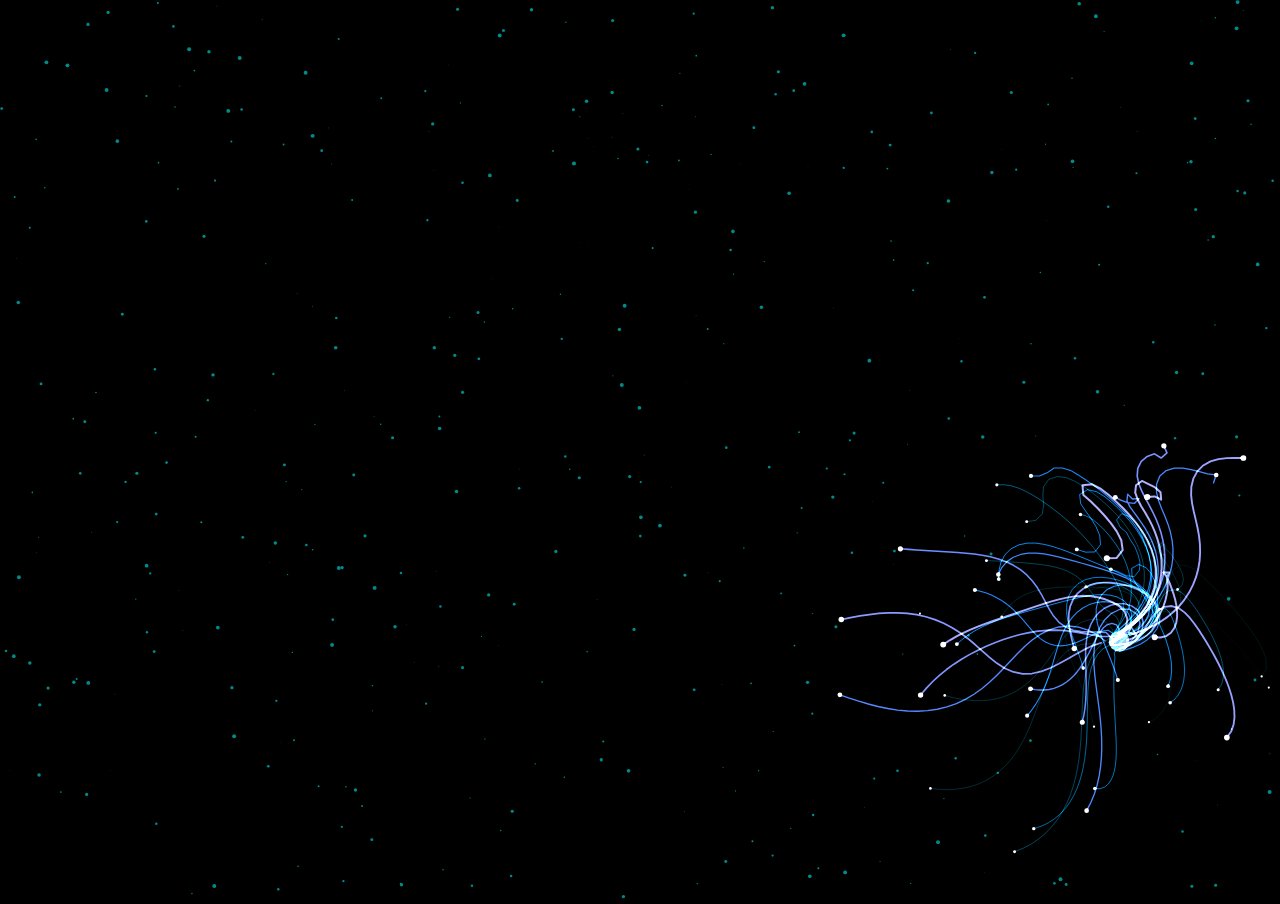
<file: monstro-eletrico/index.html>
<!DOCTYPE html>
<html lang="en" >
<head>
  <meta charset="UTF-8">
  <title>Monstro Elétrico</title>
      <link rel="stylesheet" href="https://cdnjs.cloudflare.com/ajax/libs/font-awesome/6.0.0-beta2/css/all.min.css">
  <link rel="stylesheet" href="./style.css">

</head>
<body>
  <canvas id="canvas"></canvas>
  <script  src="./script.js"></script>
</body>
</html>
</file>
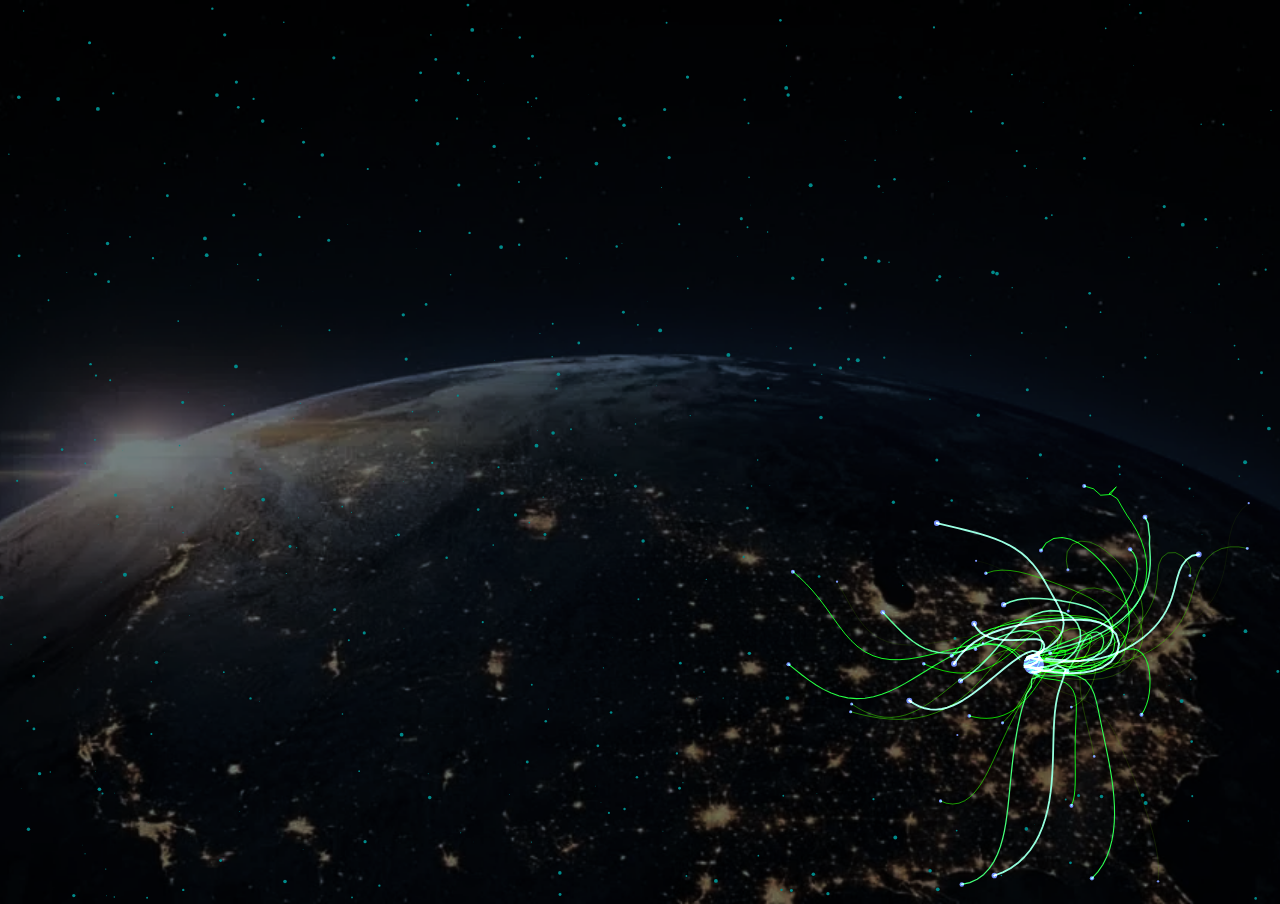
<file: monstro-galactico/index.html>
<!DOCTYPE html>
<html lang="en" >
<head>
  <meta charset="UTF-8">
  <title>Monstro Galactico na Terra</title>
      <link rel="stylesheet" href="https://cdnjs.cloudflare.com/ajax/libs/font-awesome/6.0.0-beta2/css/all.min.css">
  <link rel="stylesheet" href="./style.css">

</head>
<body>
  <canvas id="canvas"></canvas>
  <script  src="./script.js"></script>
</body>
</html>
</file>
<file: monstro-eletrico/style.css>
body,
html {
  margin: 0px;
  padding: 0px;
  position: fixed;
  background: black;
}
</file>
<file: monstro-galactico/style.css>
body,
html {
  margin: 0px;
  padding: 0px;
  position: fixed;
  background-image: url('background.png');
  background-size: cover;
  background-repeat: no-repeat;
  background-position: center;
}
</file>
